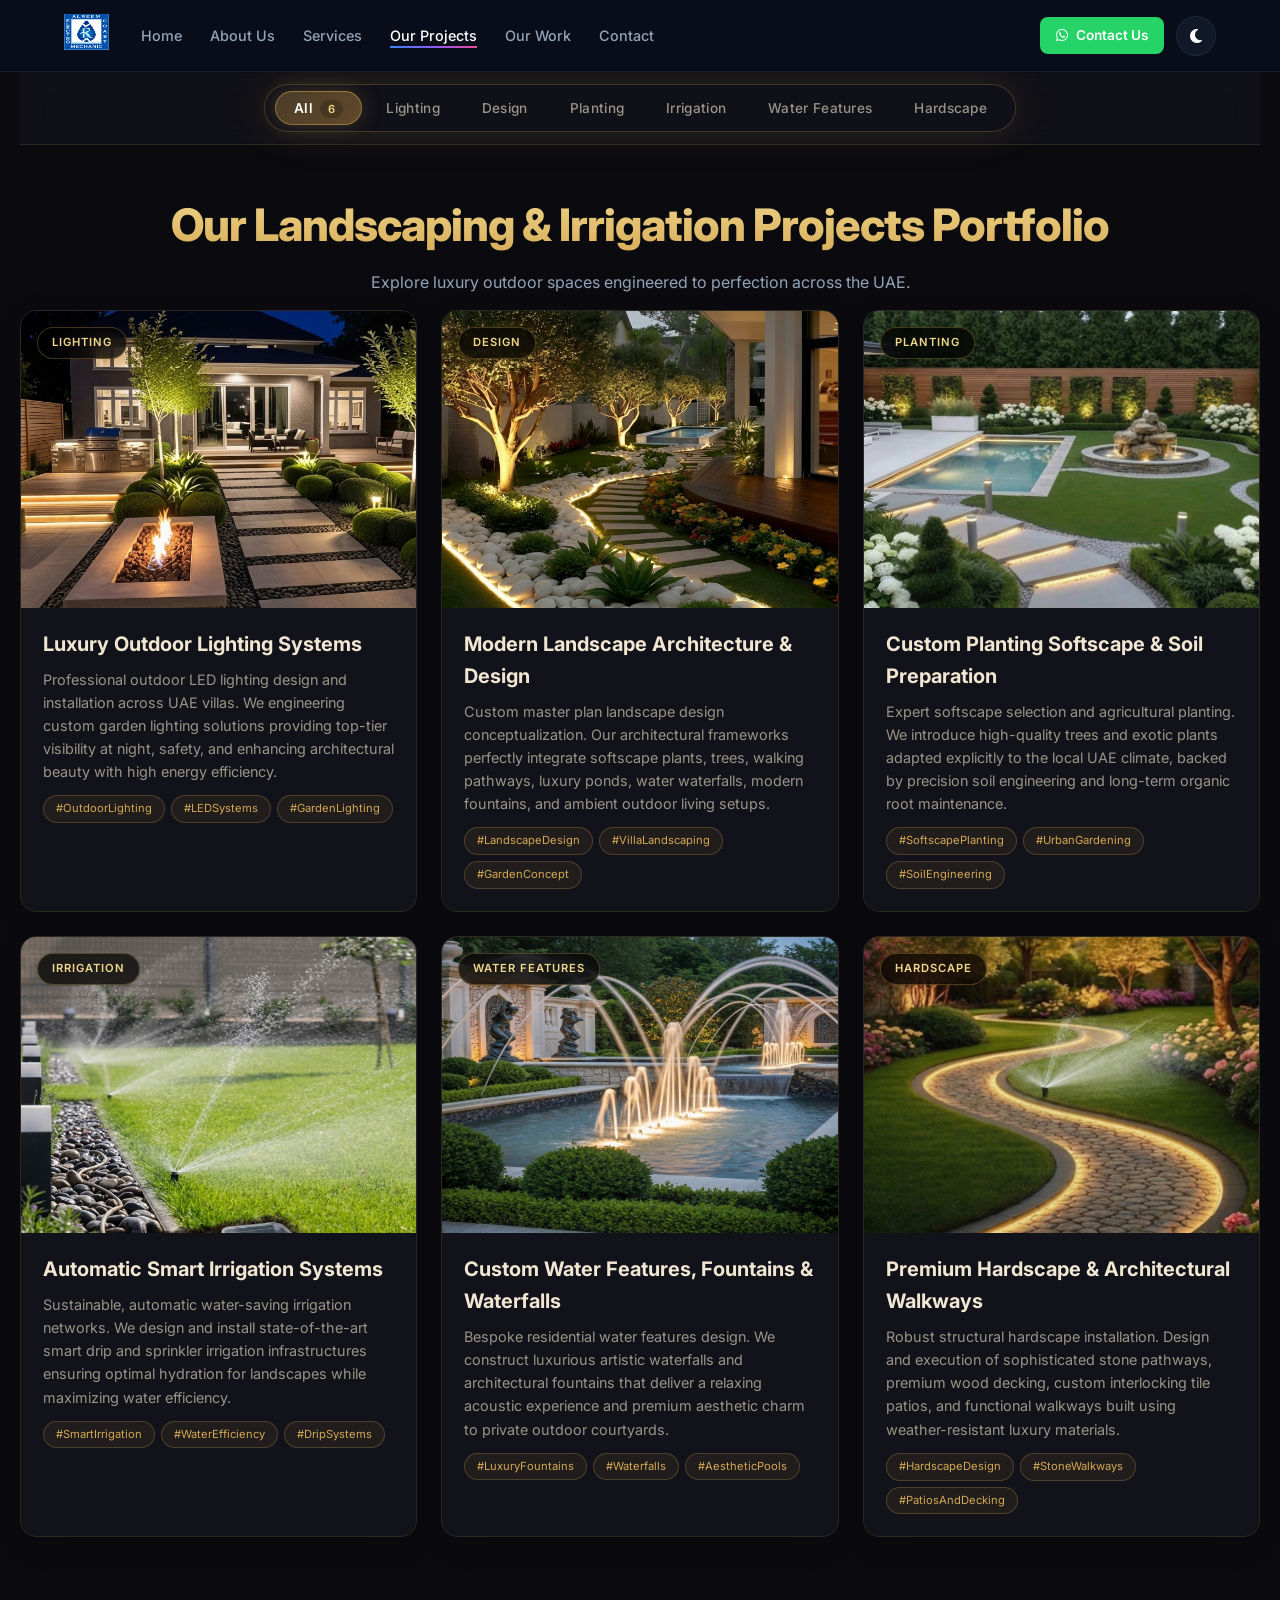
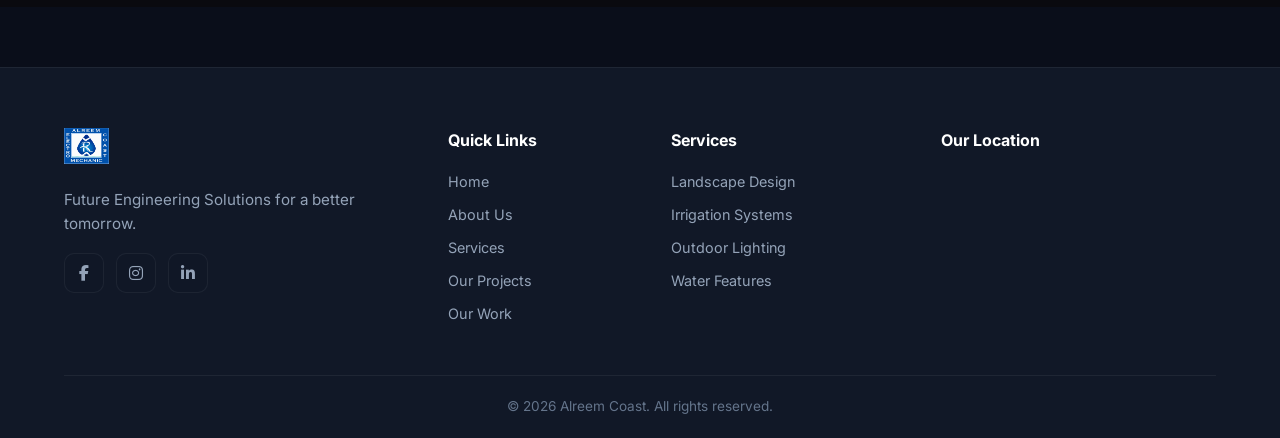
<file: projects.html>
<!DOCTYPE html>
<html lang="en" dir="ltr" data-theme="dark">
<head>
    <meta charset="UTF-8">
    <meta name="viewport" content="width=device-width, initial-scale=1.0, maximum-scale=1.0, user-scalable=no">
    
    <!-- Advanced SEO Optimization for Alreem Coast Projects Portfolio -->
    <title>Alreem Coast Landscaping Projects | Outdoor Design & Irrigation UAE</title>
    <meta name="description" content="Explore Alreem Coast's premier projects portfolio across the UAE. Showcasing luxury landscape design, automatic irrigation systems, outdoor LED lighting, stunning waterfalls, fountains, and high-end hardscape engineering solutions.">
    <meta name="keywords" content="Alreem Coast projects, landscaping gallery UAE, outdoor lighting Dubai, irrigation systems Abu Dhabi, modern landscape design, waterfalls and fountains, hardscape construction, garden design gallery, softscape UAE">
    <link rel="canonical" href="https://alreemcoastae.com/projects.html" />

    <!-- Open Graph / Facebook / LinkedIn Meta Tags -->
    <meta property="og:type" content="website">
    <meta property="og:url" content="https://alreemcoastae.com/projects.html">
    <meta property="og:title" content="Alreem Coast Landscaping Projects | Landscape & Irrigation Portfolio">
    <meta property="og:description" content="Browse our finest outdoor living and landscape engineering works including lighting, irrigation, and hardscape.">
    <meta property="og:image" content="https://alreemcoastae.com/images/logo.png">

    <!-- Twitter Meta Tags -->
    <meta name="twitter:card" content="summary_large_image">
    <meta name="twitter:title" content="Alreem Coast Landscaping Projects | Landscape & Irrigation Portfolio">
    <meta name="twitter:description" content="Browse our finest outdoor living and landscape engineering works including lighting, irrigation, and hardscape.">
    <meta name="twitter:image" content="https://alreemcoastae.com/images/logo.png">

    <link rel="preconnect" href="https://fonts.googleapis.com">
    <link rel="preconnect" href="https://fonts.gstatic.com" crossorigin>
    <link href="https://fonts.googleapis.com/css2?family=Inter:wght@300;400;500;600;700;800;900&display=swap" rel="stylesheet">
    <link rel="stylesheet" href="https://cdnjs.cloudflare.com/ajax/libs/font-awesome/6.5.1/css/all.min.css">

    <link rel="icon" type="image/png" href="icon/favicon-96x96.png" sizes="96x96" />
    <link rel="icon" type="image/svg+xml" href="icon/favicon.svg" />
    <link rel="shortcut icon" href="/icon/favicon.ico" />
    <link rel="apple-touch-icon" sizes="180x180" href="/icon/apple-touch-icon.png" />
    <link rel="manifest" href="/icon/site.webmanifest" />

    <style>
        :root {
            --bg-primary: #0a0e1a;
            --bg-secondary: #111827;
            --bg-card: rgba(17, 24, 39, 0.7);
            --text-primary: #ffffff;
            --text-secondary: #94a3b8;
            --text-muted: #64748b;
            --accent-blue: #3b82f6;
            --accent-purple: #8b5cf6;
            --accent-pink: #ec4899;
            --accent-gradient: linear-gradient(135deg, #3b82f6, #8b5cf6, #ec4899);
            --border-glass: rgba(255, 255, 255, 0.06);
            --header-bg: rgba(10, 14, 26, 0.92);

            --gallery-bg: #0a0a0f;
            --gallery-surface: #12121a;
            --gallery-text: #e8e0d5;
            --gallery-text-muted: #9a9488;
            --gallery-border: #2a2820;
            --gold: #d4a853;
            --gold-light: #f0d78c;
            --glass-bg: rgba(18, 18, 26, 0.7);
            --glass-border: rgba(212, 168, 83, 0.25);
            --shadow-gold: 0 0 40px rgba(212, 168, 83, 0.15);
            --filter-bg: rgba(18, 18, 26, 0.8);
            --card-bg: #12121a;
            --card-text: #f0e6d2;
        }

        [data-theme="light"] {
            --bg-primary: #f5f7fa;
            --bg-secondary: #eef1f5;
            --bg-card: rgba(255, 255, 255, 0.7);
            --text-primary: #1a1a2e;
            --text-secondary: #4a4a6a;
            --text-muted: #6b6b8a;
            --border-glass: rgba(0, 0, 0, 0.06);
            --header-bg: rgba(245, 247, 250, 0.92);

            --gallery-bg: #f8f9fc;
            --gallery-surface: #ffffff;
            --gallery-text: #2c2c3a;
            --gallery-text-muted: #6e6e82;
            --gallery-border: #e0e0e8;
            --gold: #b38b40;
            --gold-light: #8b691b;
            --glass-bg: rgba(255, 255, 255, 0.7);
            --glass-border: rgba(180, 140, 80, 0.3);
            --shadow-gold: 0 0 30px rgba(180, 140, 80, 0.08);
            --filter-bg: rgba(255, 255, 255, 0.8);
            --card-bg: #ffffff;
            --card-text: #2c2c3a;
        }

        * { box-sizing: border-box; margin: 0; padding: 0; }
        html { scroll-behavior: smooth; }

        body {
            font-family: 'Inter', sans-serif;
            background-color: var(--bg-primary);
            color: var(--text-primary);
            line-height: 1.6;
            transition: background-color 0.3s ease, color 0.3s ease;
            overflow-x: hidden;
            padding-top: 72px;
        }

        .container {
            max-width: 1200px;
            margin: 0 auto;
            padding: 0 24px;
        }

        /* ===== HEADER ===== */
        .main-header {
            position: fixed;
            top: 0;
            left: 0;
            right: 0;
            z-index: 1000;
            background: var(--header-bg);
            backdrop-filter: blur(20px);
            -webkit-backdrop-filter: blur(20px);
            border-bottom: 1px solid var(--border-glass);
            padding: 12px 0;
            height: 72px;
        }

        .header-container {
            max-width: 1200px;
            margin: 0 auto;
            padding: 0 24px;
            display: flex;
            justify-content: space-between;
            align-items: center;
            height: 100%;
        }

        .header-left {
            display: flex;
            align-items: center;
            gap: 32px;
        }

        .logo-link img {
            height: 36px;
            width: auto;
        }

        .nav-list {
            display: flex;
            list-style: none;
            gap: 28px;
            align-items: center;
        }

        .nav-list a {
            color: var(--text-secondary);
            text-decoration: none;
            font-size: 0.9rem;
            font-weight: 500;
            transition: color 0.3s;
            position: relative;
        }

        .nav-list a::after {
            content: '';
            position: absolute;
            bottom: -4px;
            left: 0;
            width: 0;
            height: 2px;
            background: var(--accent-gradient);
            transition: width 0.3s;
        }

        .nav-list a:hover::after,
        .nav-list a.active::after {
            width: 100%;
        }

        .nav-list a:hover,
        .nav-list a.active {
            color: var(--text-primary);
        }

        .header-right {
            display: flex;
            align-items: center;
            gap: 12px;
        }

        .whatsapp-btn-header {
            display: flex;
            align-items: center;
            gap: 8px;
            background: #25d366;
            color: #fff;
            padding: 8px 16px;
            border-radius: 8px;
            text-decoration: none;
            font-size: 0.85rem;
            font-weight: 600;
            transition: all 0.3s;
        }

        .whatsapp-btn-header:hover {
            transform: translateY(-2px);
            background: #1da851;
        }

        .theme-toggle-btn {
            width: 40px;
            height: 40px;
            border-radius: 50%;
            border: 1px solid var(--border-glass);
            background: var(--bg-secondary);
            color: var(--text-primary);
            cursor: pointer;
            display: flex;
            align-items: center;
            justify-content: center;
            font-size: 1rem;
            transition: all 0.3s;
        }

        .mobile-menu-btn {
            display: none;
            width: 40px;
            height: 40px;
            border-radius: 50%;
            border: 1px solid var(--border-glass);
            background: var(--bg-secondary);
            color: var(--text-primary);
            cursor: pointer;
            font-size: 1.2rem;
            transition: all 0.3s;
            align-items: center;
            justify-content: center;
        }

        /* Mobile Menu */
        .mobile-menu-overlay {
            display: none;
            position: fixed;
            inset: 0;
            background: rgba(0,0,0,0.8);
            backdrop-filter: blur(10px);
            z-index: 2000;
            justify-content: flex-end;
        }
        .mobile-menu-overlay.active { display: flex; }
        .mobile-menu-content {
            background: var(--bg-primary);
            width: 80%;
            max-width: 320px;
            height: 100%;
            padding: 32px 24px;
            animation: slideIn 0.3s ease;
            overflow-y: auto;
        }
        @keyframes slideIn { from { transform: translateX(100%); } to { transform: translateX(0); } }
        .close-menu-btn {
            align-self: flex-end;
            background: none;
            border: none;
            color: var(--text-primary);
            font-size: 1.5rem;
            cursor: pointer;
            display: flex;
            align-items: center;
            justify-content: center;
        }
        .mobile-logo img { height: 32px; margin: 20px 0; }
        .mobile-nav-list { list-style: none; display: flex; flex-direction: column; gap: 16px; margin: 20px 0; }
        .mobile-nav-list a { color: var(--text-secondary); text-decoration: none; font-size: 1.1rem; padding: 8px 0; border-bottom: 1px solid var(--border-glass); }
        .mobile-whatsapp-btn { display: flex; align-items: center; justify-content: center; gap: 10px; background: #25d366; color: #fff; padding: 14px; border-radius: 12px; text-decoration: none; font-weight: 600; margin: 16px 0; }
        .mobile-theme-btn { background: var(--bg-secondary); border: 1px solid var(--border-glass); color: var(--text-primary); padding: 12px; border-radius: 12px; cursor: pointer; }

        /* Form Group Minimal Styles for Modal Consistency */
        .form-group { margin-bottom: 16px; }
        .form-group input, .form-group textarea {
            width: 100%; padding: 12px; border-radius: 8px; border: 1px solid var(--border-glass);
            background: var(--bg-secondary); color: var(--text-primary); outline: none; font-family: inherit;
        }

        /* WhatsApp Modal */
        .whatsapp-modal {
            display: none;
            position: fixed;
            inset: 0;
            background: rgba(0,0,0,0.6);
            backdrop-filter: blur(8px);
            z-index: 3000;
            justify-content: center;
            align-items: center;
            padding: 20px;
        }
        .whatsapp-modal.active { display: flex; }
        .whatsapp-modal-content {
            background: var(--bg-primary);
            border: 1px solid var(--border-glass);
            border-radius: 24px;
            padding: 32px;
            max-width: 450px;
            width: 100%;
            position: relative;
        }
        .whatsapp-modal-close {
            position: absolute;
            top: 16px;
            right: 16px;
            background: var(--bg-secondary);
            border: 1px solid var(--border-glass);
            color: var(--text-primary);
            width: 36px;
            height: 36px;
            border-radius: 50%;
            cursor: pointer;
            display: flex;
            align-items: center;
            justify-content: center;
        }
        .whatsapp-modal-header { display: flex; align-items: center; gap: 12px; margin-bottom: 24px; }
        .whatsapp-modal-header i { font-size: 2rem; color: #25d366; }
        .btn-whatsapp-send {
            width: 100%;
            padding: 14px;
            background: #25d366;
            color: #fff;
            border: none;
            border-radius: 12px;
            font-weight: 600;
            cursor: pointer;
            display: flex;
            align-items: center;
            justify-content: center;
            gap: 10px;
        }

        /* ===== GALLERY SECTION ===== */
        .gallery-page {
            background: var(--gallery-bg);
            min-height: calc(100vh - 72px);
            transition: background-color 0.3s;
        }

        .gallery-main-container {
            max-width: 1300px;
            margin: 0 auto;
            padding: 0 20px 60px;
        }

        /* عنوان المشاريع المهيأ للسيو كعنوان رئيسي فريد */
        .projects-title {
            text-align: center;
            padding: 25px 0 5px;
        }
        .projects-title h1 {
            font-size: clamp(2rem, 5vw, 2.8rem);
            font-weight: 800;
            letter-spacing: -1px;
            background: linear-gradient(180deg, var(--gold-light), var(--gold));
            -webkit-background-clip: text;
            -webkit-text-fill-color: transparent;
            background-clip: text;
        }
        .projects-title p {
            color: var(--text-secondary);
            font-size: 1rem;
            margin-top: 8px;
            max-width: 600px;
            margin-left: auto;
            margin-right: auto;
        }

        /* شريط التصفية الملتصق */
        .filter-bar {
            position: sticky;
            top: 72px;
            z-index: 50;
            display: flex;
            justify-content: center;
            padding: 12px 8px;
            background: var(--filter-bg);
            backdrop-filter: blur(16px);
            -webkit-backdrop-filter: blur(16px);
            border-bottom: 1px solid var(--gallery-border);
            margin-bottom: 20px;
            transition: background 0.3s;
        }
        .filter-inner {
            display: flex;
            flex-wrap: wrap;
            justify-content: center;
            gap: 6px;
            background: var(--glass-bg);
            border: 1px solid var(--glass-border);
            border-radius: 50px;
            padding: 6px 10px;
            box-shadow: var(--shadow-gold);
            max-width: 100%;
        }
        .filter-btn {
            background: transparent;
            border: none;
            color: var(--gallery-text-muted);
            padding: 8px 18px;
            border-radius: 40px;
            cursor: pointer;
            font-size: 0.85rem;
            font-weight: 500;
            letter-spacing: 0.3px;
            transition: 0.25s;
            white-space: nowrap;
            font-family: inherit;
        }
        .filter-btn:hover {
            color: var(--gallery-text);
            background: rgba(212, 168, 83, 0.08);
        }
        .filter-btn.active {
            background: linear-gradient(135deg, rgba(212, 168, 83, 0.3), rgba(180, 130, 60, 0.5));
            color: #fff;
            box-shadow: 0 0 20px rgba(212, 168, 83, 0.25);
            font-weight: 600;
            border: 1px solid rgba(212, 168, 83, 0.5);
        }
        .filter-count {
            background: rgba(0,0,0,0.2);
            border-radius: 20px;
            padding: 2px 8px;
            font-size: 0.7rem;
            margin-left: 4px;
            color: var(--gold-light);
        }

        /* Gallery Grid */
        .gallery-grid {
            display: grid;
            grid-template-columns: repeat(auto-fill, minmax(300px, 1fr));
            gap: 24px;
            padding: 10px 0;
        }

        .card {
            position: relative;
            border-radius: 16px;
            overflow: hidden;
            cursor: pointer;
            background: var(--card-bg);
            border: 1px solid var(--gallery-border);
            transition: transform 0.4s, box-shadow 0.4s;
            box-shadow: 0 8px 30px rgba(0,0,0,0.1);
            animation: cardReveal 0.7s ease-out forwards;
            opacity: 0;
        }
        .card:hover {
            transform: translateY(-8px);
            border-color: var(--gold);
            box-shadow: 0 20px 50px rgba(0,0,0,0.15), 0 0 40px rgba(212,168,83,0.1);
        }
        .card-image-wrapper {
            width: 100%;
            aspect-ratio: 4 / 3;
            overflow: hidden;
            background: #eef1f5;
        }
        .card-image-wrapper img {
            width: 100%;
            height: 100%;
            object-fit: cover;
            transition: transform 0.7s, filter 0.5s;
        }
        .card:hover .card-image-wrapper img {
            transform: scale(1.05);
            filter: brightness(1.03);
        }
        .card-image-overlay {
            position: absolute;
            inset: 0;
            background: linear-gradient(to top, rgba(0,0,0,0.5) 0%, transparent 70%);
            opacity: 0;
            transition: opacity 0.4s;
            display: flex;
            align-items: flex-end;
            justify-content: center;
            padding-bottom: 25px;
        }
        .card:hover .card-image-overlay { opacity: 1; }
        .card-zoom-icon {
            width: 50px;
            height: 50px;
            border-radius: 50%;
            background: rgba(212,168,83,0.9);
            display: flex;
            align-items: center;
            justify-content: center;
            font-size: 1.3rem;
            color: #000;
            transform: translateY(20px);
            opacity: 0;
            transition: all 0.4s;
            box-shadow: 0 8px 25px rgba(0,0,0,0.5);
        }
        .card:hover .card-zoom-icon {
            transform: translateY(0);
            opacity: 1;
        }
        .card-badge {
            position: absolute;
            top: 16px;
            left: 16px;
            background: rgba(0,0,0,0.7);
            backdrop-filter: blur(10px);
            padding: 6px 14px;
            border-radius: 30px;
            font-size: 0.7rem;
            font-weight: 600;
            letter-spacing: 1px;
            text-transform: uppercase;
            color: var(--gold-light);
            border: 1px solid rgba(212,168,83,0.3);
            z-index: 2;
        }
        .card-body {
            padding: 20px 22px 22px;
            background: var(--card-bg);
        }
        .card-body h2 {
            font-size: 1.25rem;
            font-weight: 700;
            margin-bottom: 8px;
            color: var(--card-text);
        }
        .card-body .card-desc {
            color: var(--gallery-text-muted);
            font-size: 0.9rem;
            line-height: 1.6;
        }
        .card-body .card-tags {
            display: flex;
            flex-wrap: wrap;
            gap: 6px;
            margin-top: 12px;
        }
        .card-body .card-tag {
            font-size: 0.7rem;
            padding: 4px 12px;
            border-radius: 20px;
            background: rgba(212, 168, 83, 0.08);
            color: var(--gold);
            border: 1px solid rgba(212, 168, 83, 0.25);
        }
        .card:hover .card-tag {
            background: rgba(212, 168, 83, 0.15);
        }

        @keyframes cardReveal {
            from { opacity: 0; transform: translateY(40px); }
            to { opacity: 1; transform: translateY(0); }
        }

        /* Lightbox */
        .lightbox {
            position: fixed;
            inset: 0;
            z-index: 4000;
            background: rgba(0,0,0,0.92);
            backdrop-filter: blur(30px);
            display: flex;
            align-items: center;
            justify-content: center;
            opacity: 0;
            pointer-events: none;
            transition: opacity 0.5s;
        }
        .lightbox.active { opacity: 1; pointer-events: all; }
        .lightbox-content {
            position: relative;
            max-width: 90vw;
            max-height: 88vh;
            border-radius: 16px;
            overflow: hidden;
            box-shadow: 0 30px 80px rgba(0,0,0,0.7);
            transform: scale(0.9);
            transition: transform 0.5s;
            background: #000;
        }
        .lightbox.active .lightbox-content { transform: scale(1); }
        .lightbox-content img {
            display: block;
            max-width: 90vw;
            max-height: 80vh;
            object-fit: contain;
            border-radius: 16px;
        }
        .lightbox-info {
            position: absolute;
            bottom: 0;
            left: 0;
            right: 0;
            padding: 20px 30px;
            background: linear-gradient(to top, rgba(0,0,0,0.9), transparent);
            color: #fff;
            text-align: center;
        }
        .lightbox-info h3 { font-size: 1.4rem; color: var(--gold-light); }
        .lightbox-close {
            position: absolute;
            top: 20px;
            right: 20px;
            width: 44px;
            height: 44px;
            border-radius: 50%;
            background: rgba(20,20,30,0.8);
            border: 1px solid rgba(255,255,255,0.2);
            color: #fff;
            font-size: 1.3rem;
            cursor: pointer;
            z-index: 4010;
            display: flex;
            align-items: center;
            justify-content: center;
            transition: 0.3s;
        }
        .lightbox-close:hover { background: rgba(212,68,68,0.7); transform: rotate(90deg); }
        .lightbox-nav {
            position: absolute;
            top: 50%;
            transform: translateY(-50%);
            width: 48px;
            height: 48px;
            border-radius: 50%;
            background: rgba(20,20,30,0.7);
            border: 1px solid rgba(255,255,255,0.2);
            color: #fff;
            font-size: 1.4rem;
            cursor: pointer;
            z-index: 4010;
            display: flex;
            align-items: center;
            justify-content: center;
            transition: 0.3s;
        }
        .lightbox-nav:hover { background: rgba(212,168,83,0.5); }
        .lightbox-prev { left: 20px; }
        .lightbox-next { right: 20px; }

        /* Footer */
        .footer {
            background: var(--bg-secondary);
            border-top: 1px solid var(--border-glass);
            padding: 60px 0 0;
            margin-top: 60px;
        }
        .footer-grid {
            display: grid;
            grid-template-columns: 1.5fr 0.8fr 1fr 1.2fr;
            gap: 40px;
            margin-bottom: 40px;
        }
        .footer-logo { height: 36px; margin-bottom: 16px; }
        .footer-brand p { color: var(--text-secondary); font-size: 0.95rem; }
        .social-links { display: flex; gap: 12px; margin-top: 16px; }
        .social-links a {
            width: 40px; height: 40px; background: var(--bg-card); border: 1px solid var(--border-glass);
            border-radius: 10px; display: flex; align-items: center; justify-content: center;
            color: var(--text-secondary); text-decoration: none; transition: 0.3s;
        }
        .social-links a:hover { border-color: var(--accent-blue); color: var(--accent-blue); }
        .footer h4 { font-size: 1rem; font-weight: 700; margin-bottom: 16px; }
        .footer ul { list-style: none; }
        .footer ul li { margin-bottom: 10px; }
        .footer ul li a, .footer ul li { color: var(--text-secondary); text-decoration: none; font-size: 0.9rem; }
        .footer ul li a:hover { color: var(--accent-blue); }
        .footer-bottom { border-top: 1px solid var(--border-glass); padding: 20px 0; text-align: center; color: var(--text-muted); font-size: 0.85rem; }

        /* ===== RESPONSIVE ===== */
        @media (max-width: 992px) {
            .nav-list { display: none; }
            .mobile-menu-btn { display: flex; align-items: center; justify-content: center; }
            .footer-grid { grid-template-columns: 1fr 1fr; }
            .gallery-grid { grid-template-columns: repeat(auto-fill, minmax(260px, 1fr)); }
        }

        @media (max-width: 768px) {
            body { padding-top: 64px; }
            .main-header { height: 64px; padding: 8px 0; }
            .header-container { padding: 0 16px; }
            .logo-link img { height: 30px; }
            .whatsapp-btn-header span { display: none; }
            .whatsapp-btn-header { padding: 6px 12px; font-size: 0.8rem; }
            .filter-bar { top: 64px; padding: 10px 8px; }
            .filter-inner { gap: 4px; padding: 4px 6px; border-radius: 30px; }
            .filter-btn { padding: 6px 14px; font-size: 0.78rem; }
            .gallery-grid { grid-template-columns: 1fr; gap: 20px; }
            .footer-grid { grid-template-columns: 1fr; }
            .lightbox-nav { width: 38px; height: 38px; font-size: 1rem; }
            .lightbox-prev { left: 8px; }
            .lightbox-next { right: 8px; }
            .gallery-main-container { padding: 0 12px 40px; }
        }

        @media (max-width: 480px) {
            .header-container { padding: 0 12px; }
            .filter-btn { padding: 4px 10px; font-size: 0.7rem; }
        }
    </style>
</head>
<body>

    <!-- HEADER -->
    <header class="main-header">
        <div class="header-container">
            <div class="header-left">
                <a href="index.html" class="logo-link">
                    <img src="images/logo.png" alt="Alreem Coast Landscaping Logo">
                </a>
                <nav class="main-nav">
                    <ul class="nav-list">
                        <li><a href="index.html#hero">Home</a></li>
                        <li><a href="index.html#about">About Us</a></li>
                        <li><a href="index.html#services">Services</a></li>
                        <li><a href="projects.html" class="active">Our Projects</a></li>
                         <li><a href="works.html">Our Work</a></li>
                        <li><a href="index.html#contact">Contact</a></li>
                    </ul>
                </nav>
            </div>
            <div class="header-right">
                <a href="https://api.whatsapp.com/send?phone=971545296084" class="whatsapp-btn-header" id="#">
                    <i class="fab fa-whatsapp"></i> <span>Contact Us</span>
                </a>
                <button class="theme-toggle-btn" id="themeToggle" aria-label="Toggle Theme">
                    <i class="fas fa-moon"></i>
                </button>
                <button class="mobile-menu-btn" id="mobileMenuBtn" aria-label="Open Menu">
                    <i class="fas fa-bars"></i>
                </button>
            </div>
        </div>
    </header>

    <!-- MOBILE MENU -->
    <div class="mobile-menu-overlay" id="mobileMenuOverlay">
        <div class="mobile-menu-content">
            <button class="close-menu-btn" id="closeMenuBtn" aria-label="Close Menu"><i class="fas fa-times"></i></button>
            <a href="index.html" class="mobile-logo"><img src="images/logo.png" alt="Alreem Coast Mobile Logo"></a>
            <ul class="mobile-nav-list">
                <li><a href="index.html#hero">Home</a></li>
                <li><a href="index.html#about">About Us</a></li>
                <li><a href="index.html#services">Services</a></li>
                <li><a href="projects.html" class="active">Our Projects</a></li>
                <li><a href="works.html">Our Work</a></li>
                <li><a href="index.html#contact">Contact</a></li>
            </ul>
            <a href="https://api.whatsapp.com/send?phone=971545296084" class="mobile-whatsapp-btn" id="#"><i class="fab fa-whatsapp"></i> Contact Us</a>
            <button class="mobile-theme-btn" id="mobileThemeToggle"><i class="fas fa-moon"></i> Switch Theme</button>
        </div>
    </div>

    <!-- WHATSAPP MODAL -->
    <div class="whatsapp-modal" id="whatsappModal">
        <div class="whatsapp-modal-content">
            <button class="whatsapp-modal-close" id="whatsappModalClose" aria-label="Close Chat Modal"><i class="fas fa-times"></i></button>
            <div class="whatsapp-modal-header"><i class="fab fa-whatsapp"></i><h3>Chat with Us</h3></div>
            <form id="whatsappForm">
                <div class="form-group"><input type="text" id="whatsappName" placeholder="Your Name" required></div>
                <div class="form-group"><input type="email" id="whatsappEmail" placeholder="Your Email"></div>
                <div class="form-group"><textarea id="whatsappMessage" rows="4" placeholder="Your message..." required></textarea></div>
                <button type="submit" class="btn-whatsapp-send"><i class="fab fa-whatsapp"></i> Send Message</button>
            </form>
        </div>
    </div>

    <!-- GALLERY PAGE -->
    <main class="gallery-page">
        <div class="gallery-main-container">

            <!-- شريط التصفية الملتصق -->
            <div class="filter-bar" id="filterBar">
                <div class="filter-inner">
                    <button class="filter-btn active" data-filter="all">All <span class="filter-count">6</span></button>
                    <button class="filter-btn" data-filter="lighting">Lighting</button>
                    <button class="filter-btn" data-filter="design">Design</button>
                    <button class="filter-btn" data-filter="planting">Planting</button>
                    <button class="filter-btn" data-filter="irrigation">Irrigation</button>
                    <button class="filter-btn" data-filter="water-features">Water Features</button>
                    <button class="filter-btn" data-filter="hardscape">Hardscape</button>
                </div>
            </div>

            <!-- عنوان القسم المهيأ للسيو بهيكل H1 الاستراتيجي -->
            <div class="projects-title">
                <h1>Our Landscaping & Irrigation Projects Portfolio</h1>
                <p>Explore luxury outdoor spaces engineered to perfection across the UAE.</p>
            </div>

            <!-- شبكة المشاريع -->
            <div class="gallery-grid" id="galleryGrid"></div>
        </div>
    </main>

    <!-- LIGHTBOX -->
    <div class="lightbox" id="lightbox">
        <button class="lightbox-close" id="lightboxClose">✕</button>
        <button class="lightbox-nav lightbox-prev" id="lightboxPrev">◀</button>
        <button class="lightbox-nav lightbox-next" id="lightboxNext">▶</button>
        <div class="lightbox-content">
            <img src="images/logo.png" alt="Enlarged Project View" id="lightboxImg">
            <div class="lightbox-info"><h3 id="lightboxTitle"></h3><p id="lightboxDesc"></p></div>
        </div>
    </div>

    <!-- FOOTER -->
    <footer class="footer">
        <div class="container">
            <div class="footer-grid">
                <div class="footer-brand">
                    <img src="images/logo.png" alt="Alreem Coast Footer Logo" class="footer-logo">
                    <p>Future Engineering Solutions for a better tomorrow.</p>
                    <div class="social-links">
                        <a href="#" aria-label="Facebook"><i class="fab fa-facebook-f"></i></a>
                        <a href="#" aria-label="Instagram"><i class="fab fa-instagram"></i></a>
                        <a href="#" aria-label="LinkedIn"><i class="fab fa-linkedin-in"></i></a>
                    </div>
                </div>
                <div class="footer-links">
                    <h4>Quick Links</h4>
                    <ul>
                        <li><a href="index.html#hero">Home</a></li>
                        <li><a href="index.html#about">About Us</a></li>
                        <li><a href="index.html#services">Services</a></li>
                        <li><a href="projects.html">Our Projects</a></li>
                         <li><a href="works.html">Our Work</a></li>
                    </ul>
                </div>
                <div class="footer-services">
                    <h4>Services</h4>
                    <ul>
                        <li>Landscape Design</li>
                        <li>Irrigation Systems</li>
                        <li>Outdoor Lighting</li>
                        <li>Water Features</li>
                    </ul>
                </div>
                <div class="footer-map">
                    <h4>Our Location</h4>
                    <iframe src="https://www.google.com/maps/embed?pb=!1m18!1m12!1m3!1d3608.123456789!2d55.2708!3d25.2048!2m3!1f0!2f0!3f0!3m2!1i1024!2i768!4f13.1!3m3!1m2!1s0x0%3A0x0!2zMjXCsDEyJzE3LjMiTiA1NcKwMTYnMTQuOSJF!5e0!3m2!1sen!2sae!4v1710000000000" width="100%" height="150" style="border:0; border-radius:10px;" allowfullscreen="" loading="lazy" title="Alreem Coast Office Location Map"></iframe>
                </div>
            </div>
            <div class="footer-bottom"><p>&copy; 2026 Alreem Coast. All rights reserved.</p></div>
        </div>
    </footer>

    <script>
        (function() {
            const htmlElement = document.documentElement;
            const themeToggle = document.getElementById('themeToggle');
            const mobileThemeToggle = document.getElementById('mobileThemeToggle');

            function applyTheme(theme) {
                htmlElement.setAttribute('data-theme', theme);
                localStorage.setItem('theme', theme);
                const icon = theme === 'light' ? 'fa-sun' : 'fa-moon';
                document.querySelectorAll('.theme-toggle-btn i, .mobile-theme-btn i').forEach(i => i.className = `fas ${icon}`);
            }

            function toggleTheme() {
                applyTheme(htmlElement.getAttribute('data-theme') === 'dark' ? 'light' : 'dark');
            }

            applyTheme(localStorage.getItem('theme') || 'dark');
            themeToggle?.addEventListener('click', toggleTheme);
            mobileThemeToggle?.addEventListener('click', toggleTheme);

            const mobileMenuBtn = document.getElementById('mobileMenuBtn');
            const mobileMenuOverlay = document.getElementById('mobileMenuOverlay');
            const closeMenuBtn = document.getElementById('closeMenuBtn');
            mobileMenuBtn?.addEventListener('click', () => { mobileMenuOverlay.classList.add('active'); document.body.style.overflow = 'hidden'; });
            closeMenuBtn?.addEventListener('click', () => { mobileMenuOverlay.classList.remove('active'); document.body.style.overflow = ''; });
            mobileMenuOverlay?.addEventListener('click', e => { if(e.target === mobileMenuOverlay) { mobileMenuOverlay.classList.remove('active'); document.body.style.overflow = ''; } });
            document.querySelectorAll('.mobile-nav-list a').forEach(l => l.addEventListener('click', () => { mobileMenuOverlay.classList.remove('active'); document.body.style.overflow = ''; }));

            const whatsappModal = document.getElementById('whatsappModal');
            const whatsappModalClose = document.getElementById('whatsappModalClose');
            const whatsappHeaderBtn = document.getElementById('whatsappHeaderBtn');
            const whatsappMobileBtn = document.getElementById('whatsappMobileBtn');
            const whatsappForm = document.getElementById('whatsappForm');
            const WHATSAPP_PHONE = '971545296084';

            function openWhatsappModal(e) { e.preventDefault(); whatsappModal.classList.add('active'); document.body.style.overflow = 'hidden'; }
            function closeWhatsappModal() { whatsappModal.classList.remove('active'); document.body.style.overflow = ''; }
            whatsappHeaderBtn?.addEventListener('click', openWhatsappModal);
            whatsappMobileBtn?.addEventListener('click', openWhatsappModal);
            whatsappModalClose?.addEventListener('click', closeWhatsappModal);
            whatsappModal?.addEventListener('click', e => { if(e.target === whatsappModal) closeWhatsappModal(); });
            whatsappForm?.addEventListener('submit', function(e) {
                e.preventDefault();
                const name = document.getElementById('whatsappName')?.value.trim();
                const message = document.getElementById('whatsappMessage')?.value.trim();
                if(!name || !message) return alert('Please fill required fields.');
                const email = document.getElementById('whatsappEmail')?.value.trim();
                let text = `Name: ${name}%0A`;
                if(email) text += `Email: ${email}%0A`;
                text += `%0AMessage:%0A${message}`;
                window.open(`https://wa.me/${WHATSAPP_PHONE}?text=${text}`, '_blank');
                closeWhatsappModal();
                whatsappForm.reset();
            });

            // تحسين عناوين المشاريع وأوصافها برمجياً لتدعيم الكلمات الدلالية المستهدفة في محركات البحث
            const allProjects = [
                { id: 1, title: 'Luxury Outdoor Lighting Systems', category: 'lighting', desc: 'Professional outdoor LED lighting design and installation across UAE villas. We engineering custom garden lighting solutions providing top-tier visibility at night, safety, and enhancing architectural beauty with high energy efficiency.', tags: ['OutdoorLighting', 'LEDSystems', 'GardenLighting'], img: 'images/photo1.png' },
                { id: 2, title: 'Modern Landscape Architecture & Design', category: 'design', desc: 'Custom master plan landscape design conceptualization. Our architectural frameworks perfectly integrate softscape plants, trees, walking pathways, luxury ponds, water waterfalls, modern fountains, and ambient outdoor living setups.', tags: ['LandscapeDesign', 'VillaLandscaping', 'GardenConcept'], img: 'images/photo2.png' },
                { id: 3, title: 'Custom Planting Softscape & Soil Preparation', category: 'planting', desc: 'Expert softscape selection and agricultural planting. We introduce high-quality trees and exotic plants adapted explicitly to the local UAE climate, backed by precision soil engineering and long-term organic root maintenance.', tags: ['SoftscapePlanting', 'UrbanGardening', 'SoilEngineering'], img: 'images/photo3.png' },
                { id: 4, title: 'Automatic Smart Irrigation Systems', category: 'irrigation', desc: 'Sustainable, automatic water-saving irrigation networks. We design and install state-of-the-art smart drip and sprinkler irrigation infrastructures ensuring optimal hydration for landscapes while maximizing water efficiency.', tags: ['SmartIrrigation', 'WaterEfficiency', 'DripSystems'], img: 'images/photo4.png' },
                { id: 5, title: 'Custom Water Features, Fountains & Waterfalls', category: 'water-features', desc: 'Bespoke residential water features design. We construct luxurious artistic waterfalls and architectural fountains that deliver a relaxing acoustic experience and premium aesthetic charm to private outdoor courtyards.', tags: ['LuxuryFountains', 'Waterfalls', 'AestheticPools'], img: 'images/photo5.png' },
                { id: 6, title: 'Premium Hardscape & Architectural Walkways', category: 'hardscape', desc: 'Robust structural hardscape installation. Design and execution of sophisticated stone pathways, premium wood decking, custom interlocking tile patios, and functional walkways built using weather-resistant luxury materials.', tags: ['HardscapeDesign', 'StoneWalkways', 'PatiosAndDecking'], img: 'images/photo6.png' }
            ];

            let currentFilter = 'all';
            let filteredProjects = [...allProjects];
            let lightboxIndex = -1;

            const galleryGrid = document.getElementById('galleryGrid');
            const filterBar = document.getElementById('filterBar');
            const lightbox = document.getElementById('lightbox');
            const lightboxImg = document.getElementById('lightboxImg');
            const lightboxTitle = document.getElementById('lightboxTitle');
            const lightboxDesc = document.getElementById('lightboxDesc');
            const lightboxClose = document.getElementById('lightboxClose');
            const lightboxPrev = document.getElementById('lightboxPrev');
            const lightboxNext = document.getElementById('lightboxNext');

            function getCategoryLabel(cat) {
                const map = { 'lighting': 'Lighting', 'design': 'Design', 'planting': 'Planting', 'irrigation': 'Irrigation', 'water-features': 'Water Features', 'hardscape': 'Hardscape' };
                return map[cat] || cat;
            }

            function renderCards(projects) {
                galleryGrid.innerHTML = '';
                projects.forEach((proj, i) => {
                    const card = document.createElement('div');
                    card.className = 'card';
                    card.style.animationDelay = `${i * 0.08}s`;
                    // تحسين هيكلي: تحويل عنوان الكارد الداخلي إلى H2 بدلاً من H3 لصالح الـ SEO الزاحف
                    card.innerHTML = `
                        <div class="card-image-wrapper">
                            <img src="${proj.img}" alt="${proj.title} - Alreem Coast Landscaping Portfolio" loading="lazy">
                            <div class="card-image-overlay"><div class="card-zoom-icon">🔍</div></div>
                            <span class="card-badge">${getCategoryLabel(proj.category)}</span>
                        </div>
                        <div class="card-body">
                            <h2>${proj.title}</h2>
                            <p class="card-desc">${proj.desc}</p>
                            <div class="card-tags">${proj.tags.map(t => `<span class="card-tag">#${t}</span>`).join('')}</div>
                        </div>`;
                    card.addEventListener('click', () => openLightbox(proj.id));
                    galleryGrid.appendChild(card);
                });
            }

            filterBar.addEventListener('click', (e) => {
                const btn = e.target.closest('.filter-btn');
                if (!btn) return;
                document.querySelectorAll('.filter-btn').forEach(b => b.classList.remove('active'));
                btn.classList.add('active');
                currentFilter = btn.getAttribute('data-filter');
                filteredProjects = currentFilter === 'all' ? [...allProjects] : allProjects.filter(p => p.category === currentFilter);
                renderCards(filteredProjects);
            });

            function openLightbox(projectId) {
                const idx = filteredProjects.findIndex(p => p.id === projectId);
                if (idx === -1) return;
                lightboxIndex = idx;
                updateLightboxContent();
                lightbox.classList.add('active');
                document.body.style.overflow = 'hidden';
            }

            function updateLightboxContent() {
                if (lightboxIndex < 0 || lightboxIndex >= filteredProjects.length) return;
                const proj = filteredProjects[lightboxIndex];
                lightboxImg.src = proj.img;
                lightboxImg.alt = proj.title + " - Alreem Coast Detailed View";
                lightboxTitle.textContent = proj.title;
                lightboxDesc.textContent = proj.desc;
            }

            function closeLightbox() {
                lightbox.classList.remove('active');
                document.body.style.overflow = '';
                lightboxIndex = -1;
            }

            function navigateLightbox(dir) {
                if (filteredProjects.length === 0) return;
                lightboxIndex += dir;
                if (lightboxIndex < 0) lightboxIndex = filteredProjects.length - 1;
                if (lightboxIndex >= filteredProjects.length) lightboxIndex = 0;
                updateLightboxContent();
            }

            lightboxClose.addEventListener('click', closeLightbox);
            lightbox.addEventListener('click', e => { if (e.target === lightbox) closeLightbox(); });
            lightboxPrev.addEventListener('click', e => { e.stopPropagation(); navigateLightbox(-1); });
            lightboxNext.addEventListener('click', e => { e.stopPropagation(); navigateLightbox(1); });
            document.addEventListener('keydown', e => {
                if (!lightbox.classList.contains('active')) return;
                if (e.key === 'Escape') closeLightbox();
                if (e.key === 'ArrowRight') navigateLightbox(1);
                if (e.key === 'ArrowLeft') navigateLightbox(-1);
            });

            renderCards(allProjects);
        })();
    </script>
</body>
</html>
</file>
